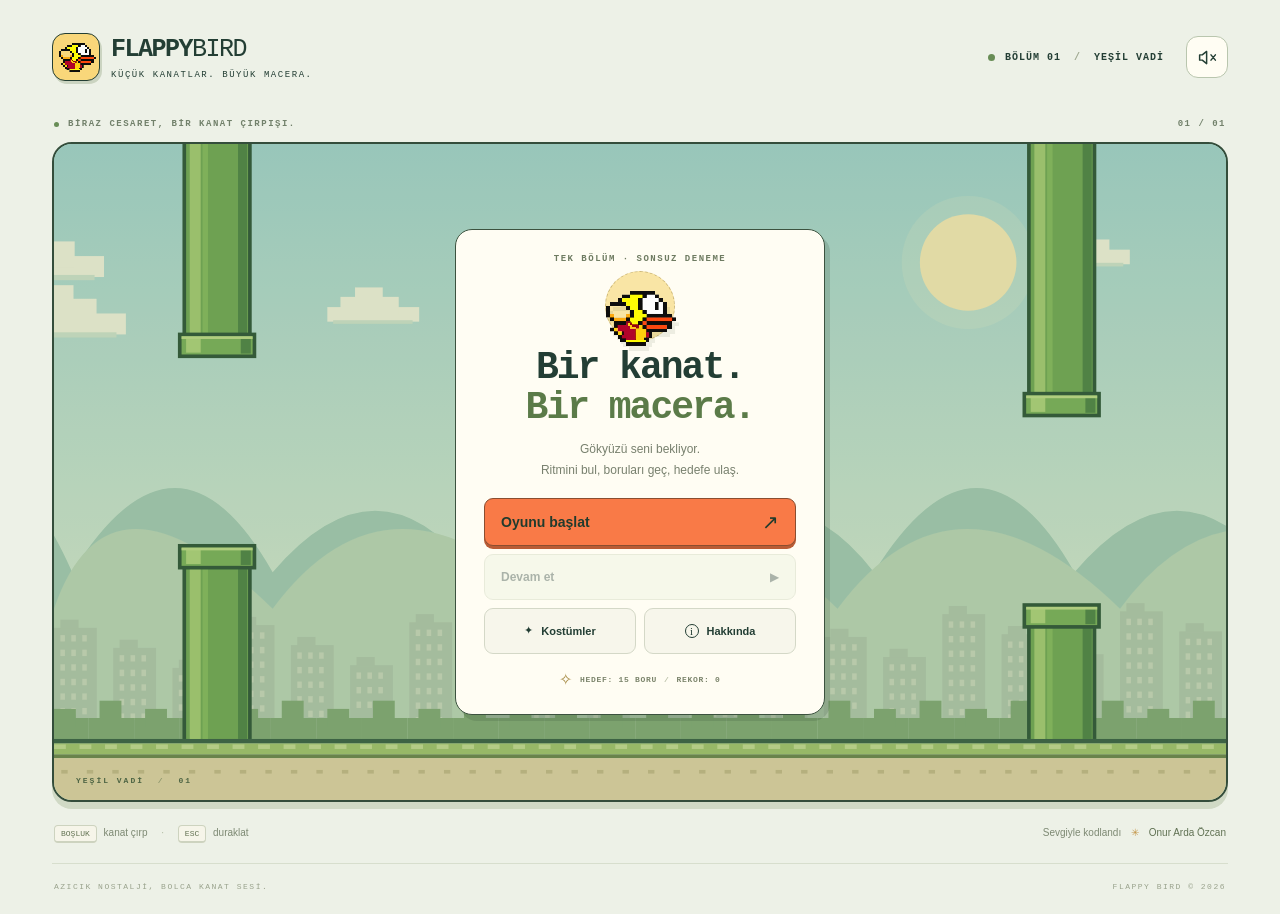
<file: game/index.html>
<!DOCTYPE html>
<html lang="tr">
<head>
  <meta charset="UTF-8">
  <meta name="viewport" content="width=device-width, initial-scale=1, viewport-fit=cover">
  <meta name="theme-color" content="#edf3e9">
  <meta name="description" content="Kostümünü seç, kanat çırp ve 15 boruyu geç! Onur Arda Özcan'ın 2D Flappy Bird oyunu.">
  <title>Flappy Bird — Gökyüzü seni bekliyor</title>
  <link rel="icon" type="image/png" href="img/1.png">
  <link rel="stylesheet" href="style.css">
  <script src="game.js" defer></script>
</head>
<body>
  <div class="app-shell">
    <header class="site-header">
      <a class="brand" href="index.html" aria-label="Flappy Bird ana sayfa">
        <span class="brand-icon"><img src="img/1.png" alt="" width="48" height="48"></span>
        <span>FLAPPY<span class="brand-light">BIRD</span><small>KÜÇÜK KANATLAR. BÜYÜK MACERA.</small></span>
      </a>
      <div class="header-actions">
        <span class="level-tag"><i></i> BÖLÜM 01 <span> / </span> YEŞİL VADİ</span>
        <button id="sound-button" class="icon-button sound-button" aria-label="Sesi aç" aria-pressed="false" title="Sesi aç">
          <svg viewBox="0 0 24 24" aria-hidden="true"><path d="M11 5 6 9H3v6h3l5 4V5Z"/><path id="sound-waves" d="m16 9 5 6m0-6-5 6"/></svg>
        </button>
      </div>
    </header>

    <main>
      <div class="stage-heading"><span><span class="live-dot"></span> BİRAZ CESARET, BİR KANAT ÇIRPIŞI.</span><span>01 / 01</span></div>
      <section id="game-stage" class="game-stage" aria-label="Flappy Bird oyun alanı">
        <canvas id="game-canvas" role="img" aria-label="Yeşil borular arasında uçan kuş. Zıplamak için boşluk tuşuna bas veya oyun alanına dokun."></canvas>

        <div id="game-hud" class="game-hud" hidden>
          <button id="pause-button" class="icon-button pause-button" aria-label="Oyunu durdur ve menüyü aç" title="Duraklat (ESC)"><span></span><span></span></button>
          <div class="score-box"><span id="score">00</span><small>/ 15</small><p>GEÇİLEN BORU</p></div>
          <div class="hud-best"><small>REKOR</small><strong id="hud-best">00</strong></div>
        </div>

        <div id="menu-overlay" class="overlay">
          <section id="main-panel" class="panel main-panel" aria-labelledby="menu-title">
            <span id="menu-eyebrow" class="eyebrow">TEK BÖLÜM · SONSUZ DENEME</span>
            <div class="hero-bird"><span class="bird-halo"></span><img id="menu-bird" src="img/1.png" alt="Seçili kuş kostümü"></div>
            <h1 id="menu-title">Bir kanat.<br><span>Bir macera.</span></h1>
            <p id="menu-description" class="panel-description">Gökyüzü seni bekliyor.<br>Ritmini bul, boruları geç, hedefe ulaş.</p>
            <div class="menu-actions">
              <button id="start-button" class="button primary" disabled><span>Oyun yükleniyor…</span><span aria-hidden="true">↗</span></button>
              <button id="resume-button" class="button resume" disabled><span>Devam et</span><span aria-hidden="true">▶</span></button>
              <div class="secondary-actions">
                <button id="costumes-button" class="button secondary"><span aria-hidden="true">✦</span> Kostümler</button>
                <button id="about-button" class="button secondary"><span class="info-icon" aria-hidden="true">i</span> Hakkında</button>
              </div>
            </div>
            <div class="menu-bottom"><span class="tiny-star">✧</span> HEDEF: 15 BORU <span class="separator">/</span> <span id="menu-best">REKOR: 0</span></div>
          </section>

          <section id="costumes-panel" class="panel detail-panel" aria-labelledby="costumes-title" hidden>
            <button class="back-button" data-back>← Menüye dön</button>
            <span class="eyebrow">AYNI KANATLAR, YENİ BİR TARZ</span>
            <h2 id="costumes-title">Uçuş stilini seç.</h2>
            <p class="panel-description">Beş karakter, aynı heyecan. Hepsi senin!</p>
            <div id="costume-grid" class="costume-grid"></div>
            <p id="costume-status" class="selection-note" role="status">Klasik Kuş seçildi.</p>
            <button class="button primary" data-back><span>Seçim tamam</span><span aria-hidden="true">✓</span></button>
          </section>

          <section id="about-panel" class="panel detail-panel about-panel" aria-labelledby="about-title" hidden>
            <button class="back-button" data-back>← Menüye dön</button>
            <span class="eyebrow">BİR DOKUNUŞLA BAŞLAR</span>
            <h2 id="about-title">Küçük bir uçuş rehberi.</h2>
            <p class="panel-description">Yeşil Vadi'ye hoş geldin. Bu tek bölümde amaç, yere ve borulara çarpmadan 15 boru çiftini geçmek.</p>
            <div class="guide-list">
              <div><span class="guide-icon">↑</span><p><strong>Kanat çırp</strong><span>Bilgisayarda <kbd>Boşluk</kbd> veya <kbd>↑</kbd> tuşuna bas. Telefonda oyun alanına dokun. Fareyle de tıklayabilirsin.</span></p></div>
              <div><span class="guide-icon">Ⅱ</span><p><strong>Bir nefes al</strong><span><kbd>ESC</kbd> tuşu veya sol üstteki durdur butonu menüyü açar. “Devam et” ile kaldığın yerden sürdür.</span></p></div>
              <div><span class="guide-icon">⚑</span><p><strong>Ritmini yakala</strong><span>Her boru çifti 1 puan. 15 puanda bölüm tamamlanır. Kostümler uçuş fiziğini değiştirmez.</span></p></div>
            </div>
            <div class="developer-credit"><span>TASARIM & GELİŞTİRME</span><strong>Onur Arda Özcan</strong><small>HTML · CSS · JavaScript</small></div>
          </section>
        </div>

        <div id="ready-overlay" class="overlay ready-overlay" hidden>
          <div class="ready-card"><span class="tap-symbol" aria-hidden="true">↑</span><h2>Kanat çırpmaya hazır mısın?</h2><p><span class="desktop-copy">Boşluk tuşuna bas veya tıkla</span><span class="mobile-copy">Başlamak için ekrana dokun</span></p><small>15 boru. Bir güzel uçuş.</small></div>
        </div>
        <div id="countdown-overlay" class="overlay countdown-overlay" hidden><span id="countdown-number">3</span></div>

        <div id="result-overlay" class="overlay" hidden>
          <section class="panel result-panel" aria-labelledby="result-title">
            <span id="result-eyebrow" class="eyebrow">HER DENEME YENİ BİR BAŞLANGIÇ</span>
            <span id="result-icon" class="result-icon" aria-hidden="true">↗</span>
            <h2 id="result-title">Bir kez daha?</h2>
            <p id="result-description" class="panel-description">Ritmini bulmana bir kanat çırpışı kaldı.</p>
            <div class="result-stats"><div><span>BU UÇUŞ</span><strong id="result-score">0<small>/ 15</small></strong></div><div><span>EN İYİ UÇUŞ</span><strong id="result-best">0</strong></div></div>
            <button id="retry-button" class="button primary"><span>Tekrar oyna</span><span aria-hidden="true">↻</span></button>
            <button id="result-menu-button" class="button secondary">Ana menüye dön</button>
          </section>
        </div>
        <div id="announcer" class="sr-only" role="status" aria-live="polite"></div>
        <span class="scene-label" aria-hidden="true">YEŞİL VADİ <span> / </span> 01</span>
      </section>
      <footer class="game-footer"><div><span class="desktop-copy"><kbd>BOŞLUK</kbd> kanat çırp <span class="footer-divider">·</span> <kbd>ESC</kbd> duraklat</span><span class="mobile-copy">↑ Dokun, kanat çırp, yüksel.</span></div><span>Sevgiyle kodlandı <span class="footer-star">✳</span> <strong>Onur Arda Özcan</strong></span></footer>
    </main>
    <div class="page-bottom"><span>AZICIK NOSTALJİ, BOLCA KANAT SESİ.</span><span>FLAPPY BIRD © 2026</span></div>
  </div>
</body>
</html>
</file>
<file: game/style.css>
:root{--ink:#233e34;--muted:#6b7c70;--paper:#fffdf3;--orange:#f97a47;--line:#cfd8c6;--green:#436c44;--mono:'Courier New',monospace;font-family:Arial,Helvetica,sans-serif;color:var(--ink);background:#edf1e7;font-synthesis:none}
*{box-sizing:border-box}body{margin:0}button,a{-webkit-tap-highlight-color:transparent}button{font:inherit;color:inherit;cursor:pointer}button:disabled{cursor:default}button:focus-visible,a:focus-visible{outline:3px solid #287e75;outline-offset:5px}button{touch-action:manipulation}[hidden]{display:none!important}.app-shell{max-width:1264px;margin:auto;padding:0 44px}.site-header{height:114px;display:flex;align-items:center;justify-content:space-between;gap:20px}.brand{display:flex;align-items:center;gap:11px;text-decoration:none;color:var(--ink);font-family:var(--mono);font-size:25px;letter-spacing:-1.5px;font-weight:900}.brand-icon{display:grid;place-items:center;width:48px;height:48px;background:#f9d77a;border:1.5px solid var(--ink);border-radius:13px;box-shadow:2px 3px 0 #cbd4c1}.brand-icon img{width:48px;height:48px;image-rendering:pixelated}.brand-light{font-weight:400}.brand small{display:block;font:9px var(--mono);letter-spacing:1.55px;margin-top:6px}.header-actions{display:flex;align-items:center;gap:22px}.level-tag{font:10px var(--mono);font-weight:bold;letter-spacing:1px;display:flex;gap:10px;align-items:center}.level-tag i,.live-dot{width:7px;height:7px;background:#688d56;border-radius:50%;display:inline-block}.level-tag>span{color:#9da78e;margin:0 3px}.icon-button{height:42px;width:42px;display:flex;align-items:center;justify-content:center;background:var(--paper);border:1px solid #b9c6ae;border-radius:12px;transition:background .15s,transform .15s}.icon-button:hover{background:#fff;transform:translateY(-1px)}.icon-button svg{width:21px;height:21px;fill:none;stroke:var(--ink);stroke-width:1.7;stroke-linecap:round;stroke-linejoin:round}.stage-heading{display:flex;justify-content:space-between;align-items:center;font:9px var(--mono);font-weight:bold;letter-spacing:1.5px;color:#72816b;padding:5px 2px 13px}.stage-heading>span:first-child{display:flex;align-items:center;gap:9px}.live-dot{width:5px;height:5px}.game-stage{height:min(660px,calc(100svh - 240px));min-height:540px;position:relative;border:2px solid #344d3b;border-radius:20px;overflow:hidden;background:#b4ddd2;box-shadow:0 7px 0 #d0d9c5;isolation:isolate;touch-action:none}canvas{display:block;width:100%;height:100%;touch-action:none}.overlay{position:absolute;inset:0;display:flex;align-items:center;justify-content:center;padding:24px;background:#365c4520;z-index:3}.panel{width:370px;max-width:100%;background:var(--paper);border:1.5px solid #3c523f;border-radius:17px;box-shadow:5px 6px 0 #314b3830;padding:28px 30px;color:var(--ink);position:relative}.main-panel{text-align:center}.eyebrow{display:block;font:9px var(--mono);font-weight:bold;letter-spacing:1.5px;color:#6e7b61}.hero-bird{position:relative;width:118px;height:91px;margin:13px auto 6px;display:grid;place-items:center}.bird-halo{position:absolute;width:83px;height:83px;background:#f9e5a5;border-radius:50%;border:1px dashed #ceb876}.hero-bird img{width:115px;height:104px;object-fit:contain;image-rendering:pixelated;position:relative;animation:bob 2.8s ease-in-out infinite;filter:drop-shadow(3px 5px 0 #3c503a18)}h1,h2{font-family:var(--mono);letter-spacing:-2px;line-height:1.05;margin:12px 0 13px}h1{font-size:42px;font-weight:900}h1>span{color:#5b7b48}h2{font-size:31px;line-height:1.13}.panel-description{font-size:12px;line-height:1.8;color:#78806e;margin:0 0 20px}.menu-actions{display:grid;gap:8px}.button{width:100%;border-radius:9px;padding:13px 16px;min-height:46px;border:1px solid var(--ink);display:flex;align-items:center;justify-content:center;gap:8px;font-size:12px;font-weight:700;transition:transform .15s,box-shadow .15s,background .15s}.button:hover:not(:disabled){transform:translateY(-2px)}.button:active:not(:disabled){transform:translateY(1px)}.primary{background:var(--orange);color:#213b2d;border-color:#8a4e30;box-shadow:0 3px 0 #b95c35;justify-content:space-between;font-size:14px}.primary>span:last-child{font-size:20px;line-height:1}.primary:hover:not(:disabled){background:#ff8c5c;box-shadow:0 5px 0 #b95c35}.primary:disabled{opacity:.6}.resume{background:#eaf0de;border-color:#c3ceb3;justify-content:space-between}.resume:disabled{opacity:.38}.secondary-actions{display:grid;grid-template-columns:1fr 1fr;gap:8px}.secondary{background:#f7f6eb;border-color:#d4d8c7;font-size:11px}.secondary:hover{background:#e9eedc}.info-icon{border:1px solid currentColor;border-radius:50%;width:14px;height:14px;font:11px Georgia,serif}.menu-bottom{display:flex;gap:7px;align-items:center;justify-content:center;margin-top:20px;font:8px var(--mono);font-weight:bold;letter-spacing:.7px;color:#7b846b}.tiny-star{font-size:16px;color:#a68a44}.separator{color:#b7bea5}.scene-label{position:absolute;bottom:15px;left:22px;font:8px var(--mono);font-weight:bold;color:#526644;letter-spacing:2px;z-index:1}.scene-label span{margin:0 7px;opacity:.5}.game-hud{position:absolute;top:21px;left:21px;right:21px;display:flex;justify-content:space-between;align-items:flex-start;z-index:4;pointer-events:none}.game-hud button{pointer-events:auto}.pause-button{background:#fffdf3e8;border:1.5px solid #5e785b;box-shadow:0 3px 0 #45614833;gap:5px;width:46px;height:46px}.pause-button span{height:16px;width:4px;border-radius:1px;background:#38523d}.score-box{text-align:center;color:#fffdf3;text-shadow:2px 3px 0 #354d3c;font:900 43px var(--mono);line-height:1}.score-box>small{font-size:17px;opacity:.85}.score-box p{font:8px var(--mono);letter-spacing:2px;margin-top:9px;text-shadow:1px 1px 0 #354d3c}.hud-best{text-align:right;min-width:46px}.hud-best small{display:block;font:8px var(--mono);letter-spacing:1px;color:#46654d;margin:3px 0 5px}.hud-best strong{font:900 24px var(--mono)}.detail-panel{width:520px;padding:25px 29px;max-height:100%;overflow:auto;scrollbar-width:thin}.back-button{background:none;border:0;padding:0;margin-bottom:23px;font-size:11px;color:#63745d}.back-button:hover{text-decoration:underline}.detail-panel h2{margin:12px 0}.costume-grid{display:grid;grid-template-columns:repeat(3,1fr);gap:10px;margin:22px 0 12px}.costume-card{background:#f0f1e5;border:1.5px solid #d2dac6;border-radius:10px;display:flex;flex-direction:column;align-items:center;padding:8px 5px 10px;position:relative;min-height:112px}.costume-card:hover{background:#e6ecd8}.costume-card[aria-pressed=true]{border:2px solid #55794b;background:#e2eccf;box-shadow:0 2px 0 #55794b}.costume-card[aria-pressed=true]::after{content:'✓';position:absolute;top:6px;right:8px;font-size:12px;color:#486b3d}.costume-card img{width:100%;height:69px;object-fit:contain;image-rendering:pixelated}.costume-card strong{font-size:10px;margin-top:7px}.selection-note{font-size:11px;color:#5b7752;text-align:center;margin:16px 0}.guide-list{display:grid;gap:17px;margin:23px 0}.guide-list>div{display:flex;gap:13px}.guide-icon{display:grid;place-items:center;flex-shrink:0;width:34px;height:34px;border:1px solid #cbd6ba;background:#edf1e0;border-radius:8px;font-size:20px}.guide-list p{margin:0}.guide-list strong{display:block;font-size:12px;margin:0 0 5px}.guide-list p>span{font-size:11px;line-height:1.8;color:#75806c;display:block}kbd{font:9px var(--mono);background:#f6f5e9;border:1px solid #cdd3bf;border-bottom-width:2px;border-radius:4px;padding:3px 6px;color:#627252;white-space:nowrap}.developer-credit{border-top:1px dashed #ccd3bd;padding-top:20px;display:flex;flex-direction:column;gap:7px}.developer-credit>span{font:8px var(--mono);letter-spacing:1.5px;color:#7c866e}.developer-credit strong{font-size:15px}.developer-credit small{font:9px var(--mono);color:#89917e}.ready-overlay{background:none;cursor:pointer;z-index:2}.ready-card{text-align:center;background:#fffdf3eF;border:1.5px solid #526d50;border-radius:15px;padding:25px;max-width:320px;margin-top:100px;box-shadow:4px 5px 0 #344e3326}.tap-symbol{font-size:35px;font-family:var(--mono);display:block;animation:bob 1.5s infinite}.ready-card h2{font-size:23px;letter-spacing:-1px}.ready-card p{font-size:12px;color:#65745e}.ready-card small{font:9px var(--mono);color:#899078}.countdown-overlay{background:#fffdf322;pointer-events:none}.countdown-overlay>span{font:900 100px var(--mono);color:var(--paper);text-shadow:4px 5px 0 #395b43}.result-panel{text-align:center}.result-icon{display:grid;place-items:center;margin:25px auto 17px;width:67px;height:67px;border-radius:50%;font-size:35px;background:#f8e3a0;color:#7c723a}.result-panel h2{font-size:34px}.result-stats{display:grid;grid-template-columns:1fr 1fr;border:1px solid #d4dbc7;border-radius:10px;background:#f2f4e7;margin:23px 0;padding:16px 0}.result-stats>div+div{border-left:1px solid #cdd7bd}.result-stats span{display:block;font:8px var(--mono);letter-spacing:1px;color:#7b876e}.result-stats strong{display:block;font:900 36px var(--mono);margin-top:8px}.result-stats small{font-size:13px;color:#8f9a7e}.result-panel>.secondary{margin-top:10px}.game-footer{display:flex;justify-content:space-between;gap:20px;padding:25px 2px;font-size:10px;color:#7d8973;align-items:center}.game-footer kbd{margin-right:4px;font-size:8px}.footer-divider{margin:0 11px;color:#b2bca4}.game-footer strong{font-weight:500;color:#607153}.footer-star{color:#c39547;margin:0 7px}.page-bottom{display:flex;justify-content:space-between;border-top:1px solid #d7decd;padding:18px 2px 23px;font:8px var(--mono);letter-spacing:1.5px;color:#99a28c}.mobile-copy{display:none}.sr-only{position:absolute;width:1px;height:1px;padding:0;overflow:hidden;clip:rect(0,0,0,0);white-space:nowrap;border:0}@keyframes bob{0%,100%{transform:translateY(2px)}50%{transform:translateY(-5px)}}
.main-panel{padding:24px 28px;max-height:100%;overflow:auto;scrollbar-width:thin}.main-panel .hero-bird{height:64px;margin:10px auto 4px}.main-panel .hero-bird img{height:90px}.main-panel .bird-halo{width:70px;height:70px}.main-panel h1{font-size:38px;margin:10px 0 11px}.main-panel .panel-description{margin-bottom:16px}.main-panel .menu-bottom{margin-top:16px}
@media(min-width:1500px){.site-header{height:130px}.game-stage{height:690px}}
@media(max-width:760px){.app-shell{padding:0 20px}.site-header{height:91px}.level-tag{display:none}.brand{font-size:23px}.brand small{font-size:7px;letter-spacing:1.15px}.brand-icon,.brand-icon img{width:42px;height:42px}.stage-heading{font-size:8px;letter-spacing:1px}.game-footer{font-size:9px;gap:10px}.game-footer>span{max-width:160px;text-align:right;line-height:1.7}.footer-star{margin:0 2px}.page-bottom{letter-spacing:1px;font-size:7px}.game-stage{min-height:550px;height:calc(100svh - 220px)}.overlay{padding:18px}.desktop-copy{display:none}.mobile-copy{display:inline}}
@media(max-width:450px){.app-shell{padding:0 12px}.site-header{height:78px}.header-actions{gap:10px}.brand{font-size:22px;gap:9px}.brand small{font-size:6px}.icon-button{width:38px;height:38px}.stage-heading{font-size:7px;padding:2px 2px 11px;letter-spacing:.65px}.game-stage{min-height:535px;height:calc(100svh - 178px);border-radius:15px}.overlay{padding:13px}.panel{padding:23px 23px;border-radius:13px;width:325px}.hero-bird{height:80px;margin:8px auto 3px}.hero-bird img{height:94px}.bird-halo{width:73px;height:73px}h1{font-size:37px;margin:9px 0 12px}.panel-description{font-size:11px;margin-bottom:16px}.eyebrow{font-size:8px;letter-spacing:1.15px}.menu-bottom{font-size:7px;margin-top:17px;gap:5px}.detail-panel{width:100%;padding:23px 20px}.detail-panel h2{font-size:27px}.back-button{margin-bottom:20px}.costume-grid{gap:8px}.costume-card{min-height:100px}.costume-card img{height:58px}.costume-card strong{font-size:9px}.game-hud{top:15px;left:15px;right:15px}.pause-button{width:42px;height:42px}.score-box{font-size:36px}.game-footer{padding:20px 2px 16px;font-size:8px;gap:7px}.game-footer>span{max-width:150px}.page-bottom{display:none}.scene-label{left:15px;bottom:12px;font-size:7px}.guide-list{gap:14px;margin:17px 0}.guide-list p>span{font-size:10px}.guide-icon{width:29px;height:29px}.developer-credit{padding-top:15px}.ready-card{padding:20px;max-width:270px}.ready-card h2{font-size:21px}}
@media(prefers-reduced-motion:reduce){*,*::before,*::after{animation:none!important;transition:none!important}}
</file>
